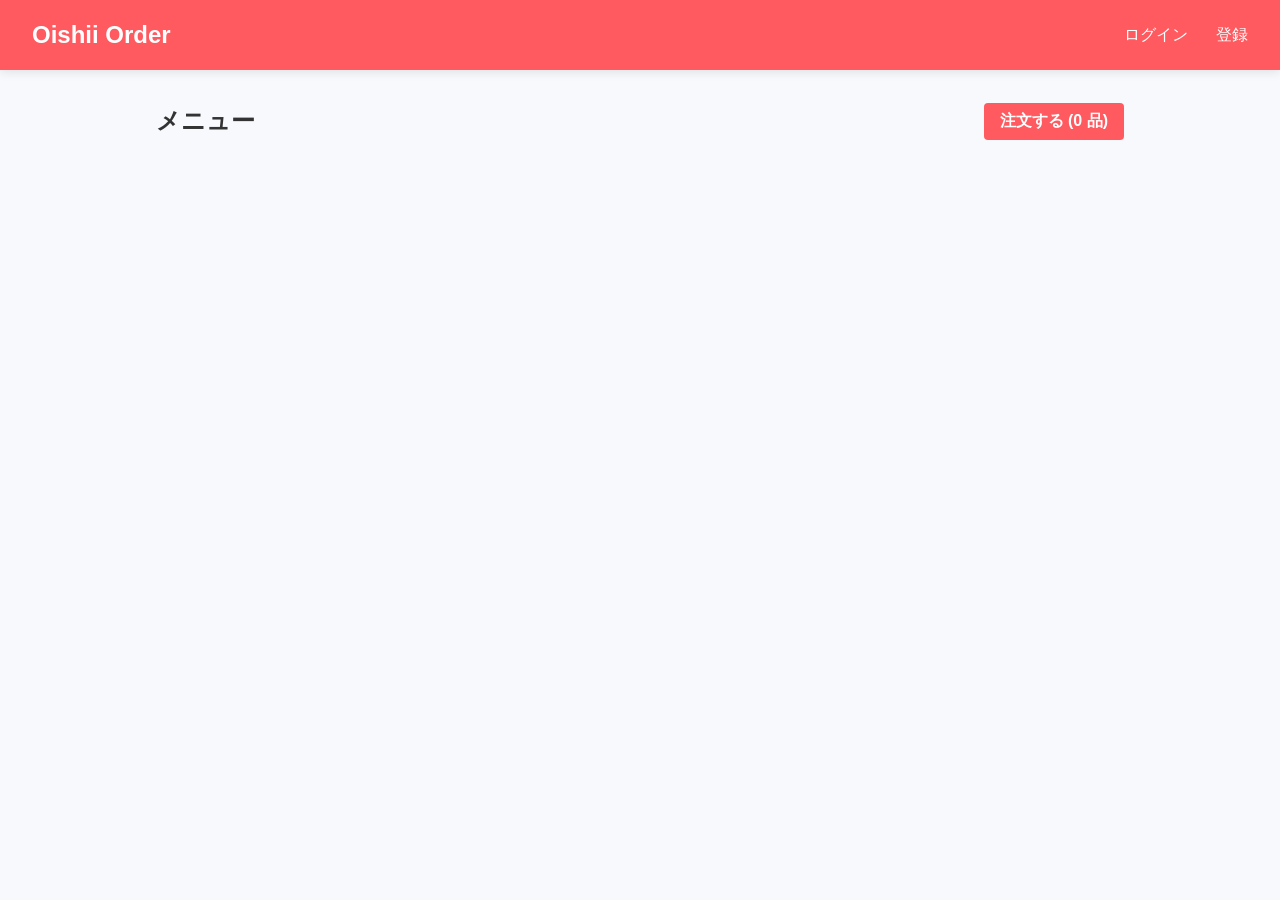
<file: target/classes/static/index.html>
<!DOCTYPE html>
<html lang="en">
<head>
    <meta charset="UTF-8">
    <meta name="viewport" content="width=device-width, initial-scale=1.0">
    <title>メニュー - Oishii Order</title>
    <link rel="stylesheet" href="css/style.css">
</head>
<body>
    <header>
        <a href="index.html" class="logo">Oishii Order</a>
        <nav id="nav-links"></nav>
    </header>

    <div class="main-container">
        <div class="header-actions">
            <h2>メニュー</h2>
            <button class="btn" style="width: auto; padding: 0.5rem 1rem;" onclick="placeOrder()" id="checkout-btn" disabled>注文する (<span id="cart-count">0</span> 品)</button>
        </div>

        <div id="menu-container" class="menu-grid">
            <!-- Menu items loaded here -->
        </div>
    </div>

    <script src="js/app.js"></script>
    <script>
        let cart = [];
        let menuItems = [];

        async function loadMenu() {
            try {
                const response = await fetch(`${API_URL}/menu`);
                menuItems = await response.json();
                renderMenu();
            } catch (err) {
                console.error("Failed to load menu", err);
            }
        }

        function renderMenu() {
            const container = document.getElementById('menu-container');
            container.innerHTML = '';
            
            menuItems.forEach(item => {
                const card = document.createElement('div');
                card.className = 'menu-card';
                card.innerHTML = `
                    <h3>${item.name}</h3>
                    <div class="price">&yen;${item.price.toLocaleString()}</div>
                    <div class="menu-actions">
                        <input type="number" id="qty-${item.id}" class="quantity" value="1" min="1" max="10">
                        <button class="btn" onclick="addToCart(${item.id})">追加</button>
                    </div>
                `;
                container.appendChild(card);
            });
        }

        function addToCart(itemId) {
            const user = getAuth();
            if (!user) {
                alert("カートに商品を追加するにはログインしてください！");
                window.location.href = 'login.html';
                return;
            }

            const qty = parseInt(document.getElementById(`qty-${itemId}`).value);
            const existing = cart.find(c => c.menuItemId === itemId);
            if (existing) {
                existing.quantity += qty;
            } else {
                cart.push({ menuItemId: itemId, quantity: qty });
            }
            updateCartBtn();
        }

        function updateCartBtn() {
            const count = cart.reduce((sum, item) => sum + item.quantity, 0);
            document.getElementById('cart-count').innerText = count;
            document.getElementById('checkout-btn').disabled = count === 0;
        }

        async function placeOrder() {
            const user = getAuth();
            if (!user || cart.length === 0) return;

            try {
                const response = await fetch(`${API_URL}/orders`, {
                    method: 'POST',
                    headers: { 'Content-Type': 'application/json' },
                    body: JSON.stringify({
                        userId: user.id,
                        items: cart
                    })
                });

                if (response.ok) {
                    alert("注文が完了しました！");
                    cart = [];
                    updateCartBtn();
                    window.location.href = 'orders.html';
                } else {
                    const data = await response.json();
                    alert(data.error || "注文の処理に失敗しました");
                }
            } catch (err) {
                console.error("Order error", err);
            }
        }

        // Init
        loadMenu();
    </script>
</body>
</html>
</file>
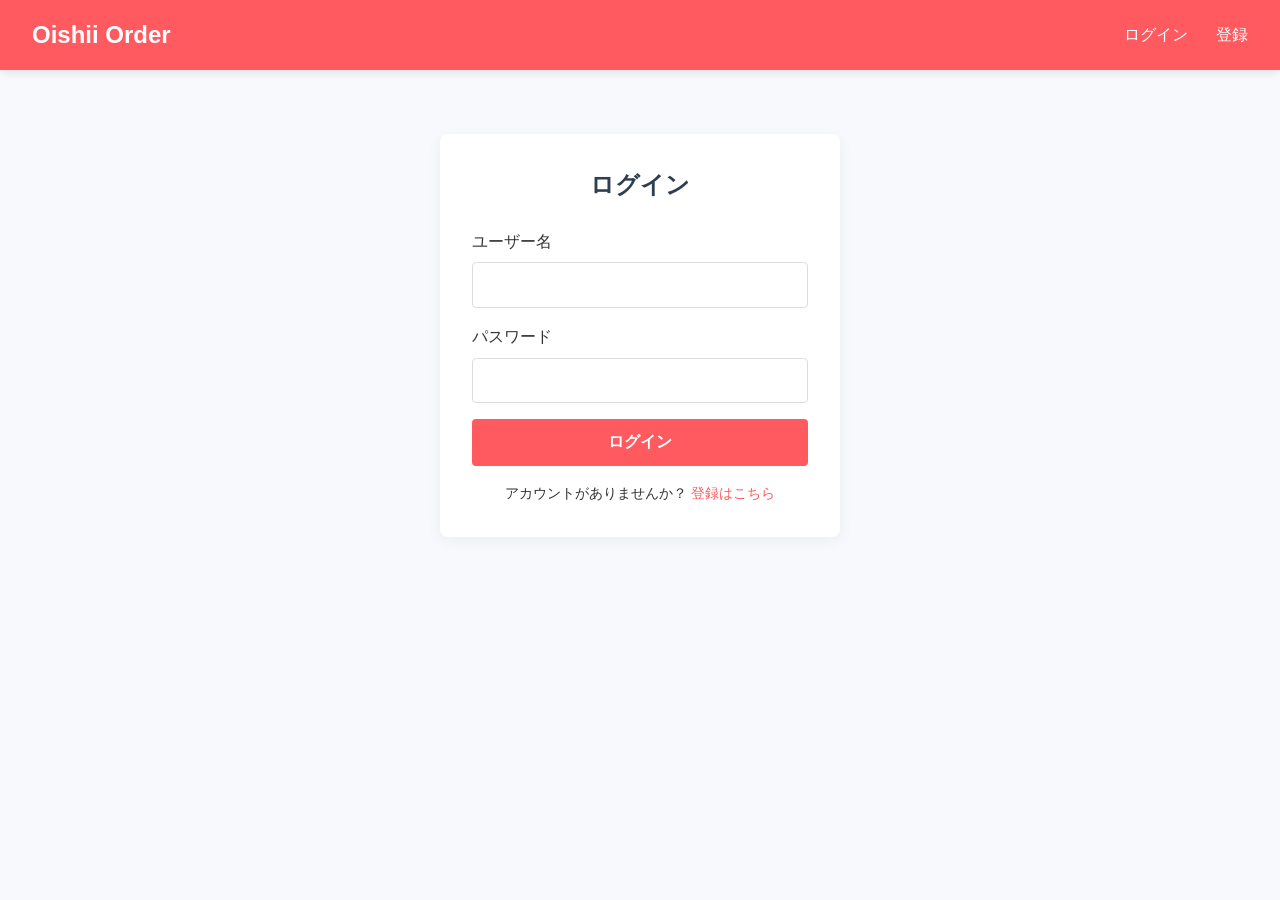
<file: target/classes/static/login.html>
<!DOCTYPE html>
<html lang="en">
<head>
    <meta charset="UTF-8">
    <meta name="viewport" content="width=device-width, initial-scale=1.0">
    <title>ログイン - Oishii Order</title>
    <link rel="stylesheet" href="css/style.css">
</head>
<body>
    <header>
        <a href="index.html" class="logo">Oishii Order</a>
        <nav id="nav-links"></nav>
    </header>

    <div class="form-container">
        <h2>ログイン</h2>
        <form id="loginForm">
            <div class="form-group">
                <label>ユーザー名</label>
                <input type="text" id="username" required>
            </div>
            <div class="form-group">
                <label>パスワード</label>
                <input type="password" id="password" required>
            </div>
            <button type="submit" class="btn">ログイン</button>
            <div class="auth-links">
                アカウントがありませんか？ <a href="register.html">登録はこちら</a>
            </div>
        </form>
    </div>

    <script src="js/app.js"></script>
    <script>
        document.getElementById('loginForm').addEventListener('submit', async (e) => {
            e.preventDefault();
            const username = document.getElementById('username').value;
            const password = document.getElementById('password').value;

            try {
                const response = await fetch(`${API_URL}/login`, {
                    method: 'POST',
                    headers: { 'Content-Type': 'application/json' },
                    body: JSON.stringify({ username, password })
                });

                const data = await response.json();
                
                if (response.ok) {
                    setAuth(data);
                    window.location.href = 'index.html';
                } else {
                    alert(data.error || "ログインに失敗しました");
                }
            } catch (err) {
                alert("Server error");
            }
        });
    </script>
</body>
</html>
</file>
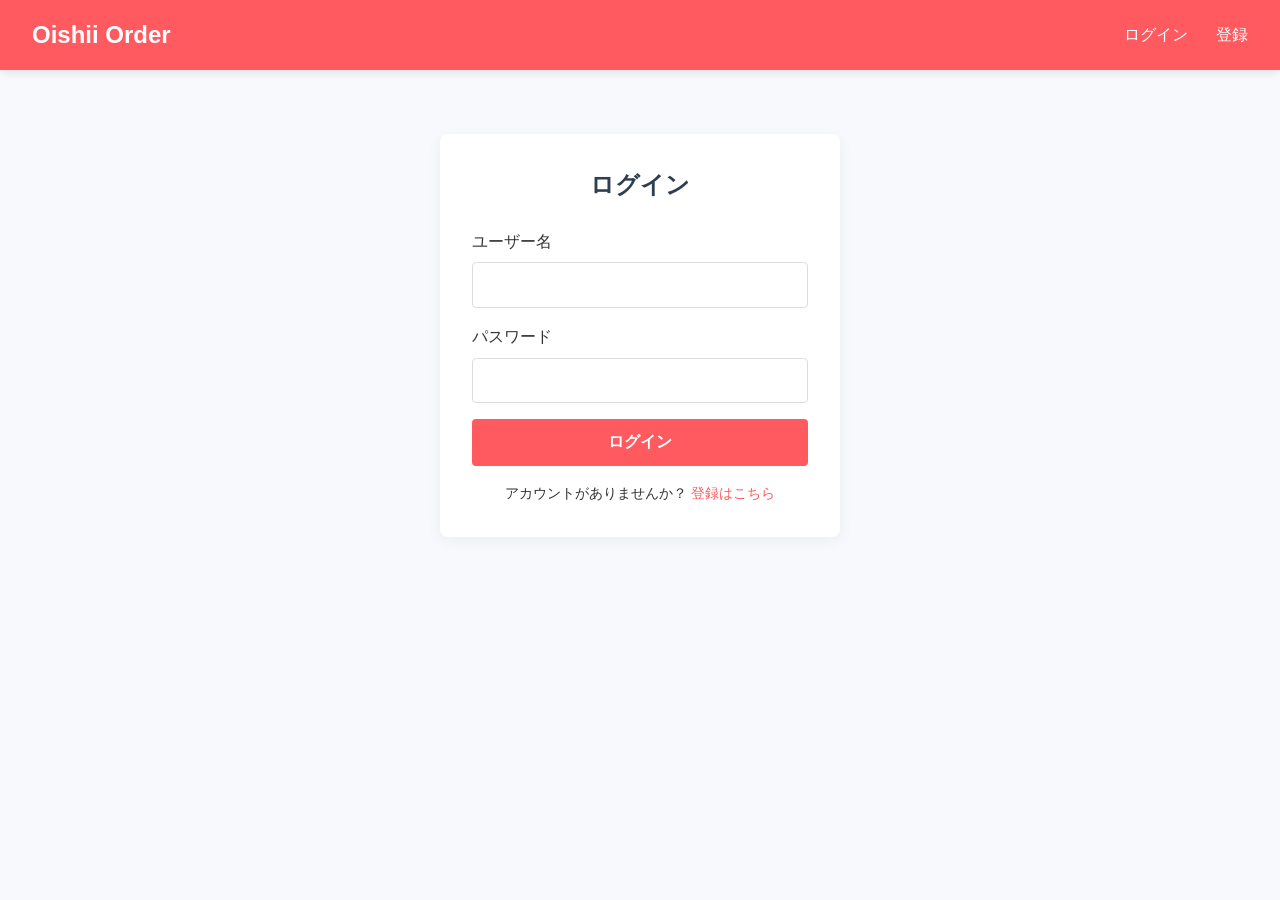
<file: target/classes/static/orders.html>
<!DOCTYPE html>
<html lang="en">
<head>
    <meta charset="UTF-8">
    <meta name="viewport" content="width=device-width, initial-scale=1.0">
    <title>注文履歴 - Oishii Order</title>
    <link rel="stylesheet" href="css/style.css">
</head>
<body>
    <header>
        <a href="index.html" class="logo">Oishii Order</a>
        <nav id="nav-links"></nav>
    </header>

    <div class="main-container">
        <h2>注文履歴</h2>
        <div id="orders-container" style="margin-top: 1.5rem;">
            読み込み中...
        </div>
    </div>

    <script src="js/app.js"></script>
    <script>
        async function loadOrders() {
            const user = checkAuth();
            if (!user) return;

            try {
                // First need to load menu items to display names
                const menuResp = await fetch(`${API_URL}/menu`);
                const menuItems = await menuResp.json();
                const menuMap = {};
                menuItems.forEach(item => { menuMap[item.id] = item; });

                const response = await fetch(`${API_URL}/orders?userId=${user.id}`);
                const orders = await response.json();

                const container = document.getElementById('orders-container');
                container.innerHTML = '';

                if (orders.length === 0) {
                    container.innerHTML = '<p>過去の注文はありません。</p>';
                    return;
                }

                orders.forEach(dto => {
                    const orderDate = new Date(dto.order.createdAt).toLocaleString();
                    let total = 0;
                    
                    let itemsHtml = '<ul class="order-items">';
                    dto.items.forEach(item => {
                        const menuItem = menuMap[item.menuItemId];
                        const itemName = menuItem ? menuItem.name : '不明な商品';
                        const itemPrice = menuItem ? menuItem.price : 0;
                        const lineTotal = itemPrice * item.quantity;
                        total += lineTotal;

                        itemsHtml += `
                            <li>
                                <span>${itemName} x ${item.quantity}</span>
                                <span>&yen;${lineTotal.toLocaleString()}</span>
                            </li>
                        `;
                    });
                    itemsHtml += '</ul>';

                    const card = document.createElement('div');
                    card.className = 'order-card';
                    card.innerHTML = `
                        <div class="order-header">
                            <strong>注文 #${dto.order.id}</strong>
                            <span>${orderDate}</span>
                        </div>
                        ${itemsHtml}
                        <div style="text-align: right; margin-top: 1rem; border-top: 1px solid #eee; padding-top: 1rem;">
                            <strong>合計: &yen;${total.toLocaleString()}</strong>
                        </div>
                    `;
                    container.appendChild(card);
                });
            } catch (err) {
                console.error("Failed to load orders", err);
                document.getElementById('orders-container').innerHTML = '<p style="color:red">注文履歴の読み込みに失敗しました。</p>';
            }
        }

        loadOrders();
    </script>
</body>
</html>
</file>
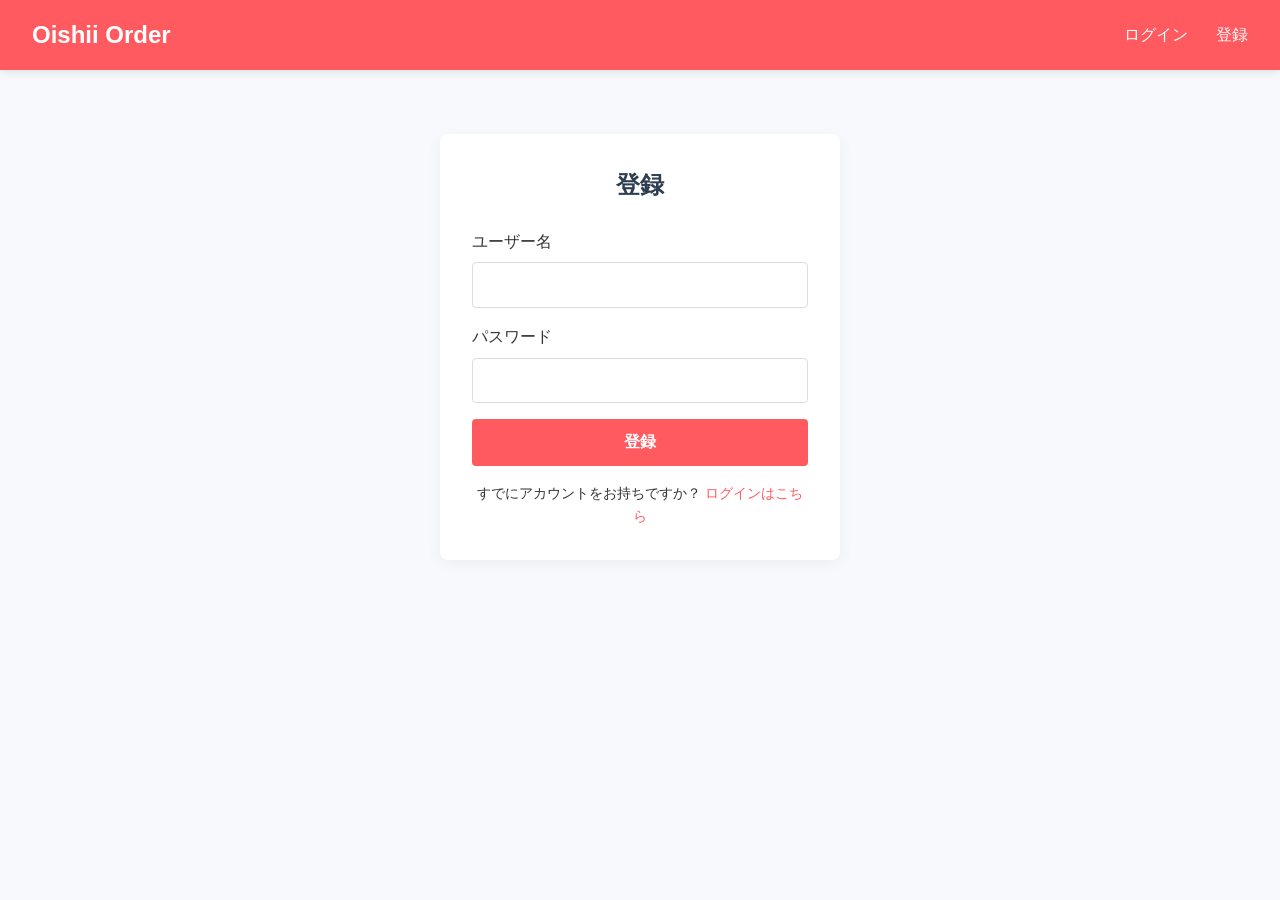
<file: target/classes/static/register.html>
<!DOCTYPE html>
<html lang="en">
<head>
    <meta charset="UTF-8">
    <meta name="viewport" content="width=device-width, initial-scale=1.0">
    <title>登録 - Oishii Order</title>
    <link rel="stylesheet" href="css/style.css">
</head>
<body>
    <header>
        <a href="index.html" class="logo">Oishii Order</a>
        <nav id="nav-links"></nav>
    </header>

    <div class="form-container">
        <h2>登録</h2>
        <form id="registerForm">
            <div class="form-group">
                <label>ユーザー名</label>
                <input type="text" id="username" required>
            </div>
            <div class="form-group">
                <label>パスワード</label>
                <input type="password" id="password" required>
            </div>
            <button type="submit" class="btn">登録</button>
            <div class="auth-links">
                すでにアカウントをお持ちですか？ <a href="login.html">ログインはこちら</a>
            </div>
        </form>
    </div>

    <script src="js/app.js"></script>
    <script>
        document.getElementById('registerForm').addEventListener('submit', async (e) => {
            e.preventDefault();
            const username = document.getElementById('username').value;
            const password = document.getElementById('password').value;

            try {
                const response = await fetch(`${API_URL}/register`, {
                    method: 'POST',
                    headers: { 'Content-Type': 'application/json' },
                    body: JSON.stringify({ username, password })
                });

                const data = await response.json();
                
                if (response.ok) {
                    alert('登録が完了しました！ログインしてください。');
                    window.location.href = 'login.html';
                } else {
                    alert(data.error || "登録に失敗しました");
                }
            } catch (err) {
                alert("Server error");
            }
        });
    </script>
</body>
</html>
</file>
<file: target/classes/static/css/style.css>
/* Reset & Base Setup */
* {
    margin: 0;
    padding: 0;
    box-sizing: border-box;
    font-family: 'Inter', 'Segoe UI', Tahoma, Geneva, Verdana, sans-serif;
}

body {
    background-color: #f7f9fc;
    color: #333;
    line-height: 1.6;
}

header {
    background: #FF5A5F;
    color: white;
    padding: 1rem 2rem;
    display: flex;
    justify-content: space-between;
    align-items: center;
    box-shadow: 0 2px 10px rgba(0,0,0,0.1);
}

.logo {
    font-size: 1.5rem;
    font-weight: bold;
    text-decoration: none;
    color: white;
}

nav a {
    color: white;
    text-decoration: none;
    margin-left: 1.5rem;
    font-weight: 500;
}

nav a:hover {
    text-decoration: none;
    opacity: 0.8;
}

.main-container {
    max-width: 1000px;
    margin: 2rem auto;
    padding: 0 1rem;
}

/* Forms */
.form-container {
    background: white;
    max-width: 400px;
    margin: 4rem auto;
    padding: 2rem;
    border-radius: 8px;
    box-shadow: 0 4px 15px rgba(0,0,0,0.05);
}

.form-container h2 {
    margin-bottom: 1.5rem;
    text-align: center;
    color: #2c3e50;
}

.form-group {
    margin-bottom: 1rem;
}

.form-group label {
    display: block;
    margin-bottom: 0.5rem;
    font-weight: 500;
}

.form-group input {
    width: 100%;
    padding: 0.8rem;
    border: 1px solid #ddd;
    border-radius: 4px;
    font-size: 1rem;
}

.btn {
    width: 100%;
    padding: 0.8rem;
    background: #FF5A5F;
    color: white;
    border: none;
    border-radius: 4px;
    font-size: 1rem;
    font-weight: bold;
    cursor: pointer;
    transition: background 0.3s ease;
}

.btn:hover {
    background: #e0484d;
}

.auth-links {
    margin-top: 1rem;
    text-align: center;
    font-size: 0.9rem;
}

.auth-links a {
    color: #FF5A5F;
    text-decoration: none;
}

/* Menu Display */
.menu-grid {
    display: grid;
    grid-template-columns: repeat(auto-fill, minmax(280px, 1fr));
    gap: 1.5rem;
    margin-top: 2rem;
}

.menu-card {
    background: white;
    padding: 1.5rem;
    border-radius: 8px;
    box-shadow: 0 2px 8px rgba(0,0,0,0.05);
    display: flex;
    flex-direction: column;
}

.menu-card h3 {
    margin-bottom: 0.5rem;
}

.menu-card .price {
    font-size: 1.2rem;
    color: #FF5A5F;
    font-weight: bold;
    margin-bottom: 1rem;
}

.menu-card .quantity {
    width: 60px;
    padding: 0.5rem;
    margin-right: 0.5rem;
    border: 1px solid #ddd;
    border-radius: 4px;
}

.menu-actions {
    margin-top: auto;
    display: flex;
    align-items: center;
}

/* Layout Utilities */
.header-actions {
    display: flex;
    justify-content: space-between;
    align-items: center;
    margin-bottom: 2rem;
}

#cart-summary {
    background: white;
    padding: 1rem;
    border-radius: 8px;
    box-shadow: 0 2px 8px rgba(0,0,0,0.05);
    margin-bottom: 2rem;
    display: none;
}

/* Orders */
.order-card {
    background: white;
    padding: 1.5rem;
    border-radius: 8px;
    box-shadow: 0 2px 8px rgba(0,0,0,0.05);
    margin-bottom: 1.5rem;
}

.order-header {
    display: flex;
    justify-content: space-between;
    border-bottom: 1px solid #eee;
    padding-bottom: 1rem;
    margin-bottom: 1rem;
}

.order-items {
    list-style: none;
}

.order-items li {
    padding: 0.5rem 0;
    display: flex;
    justify-content: space-between;
}
</file>
